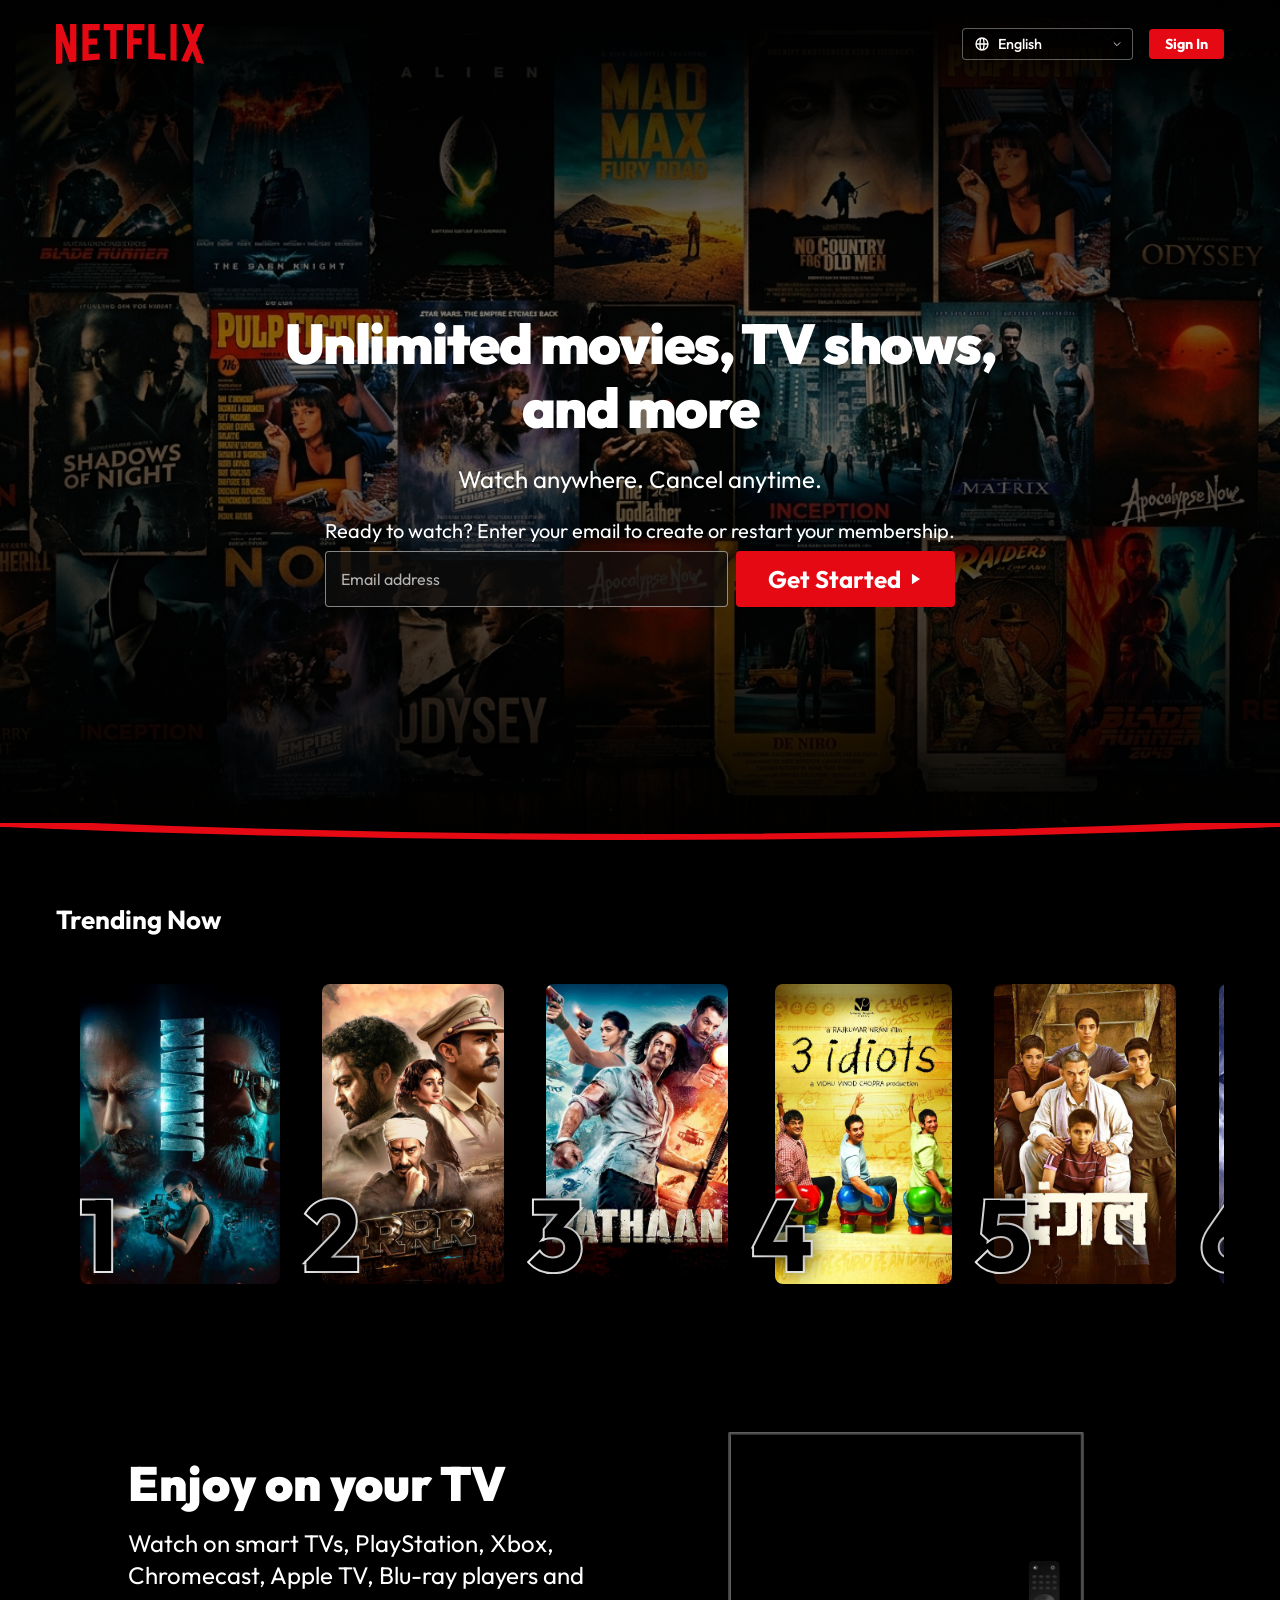
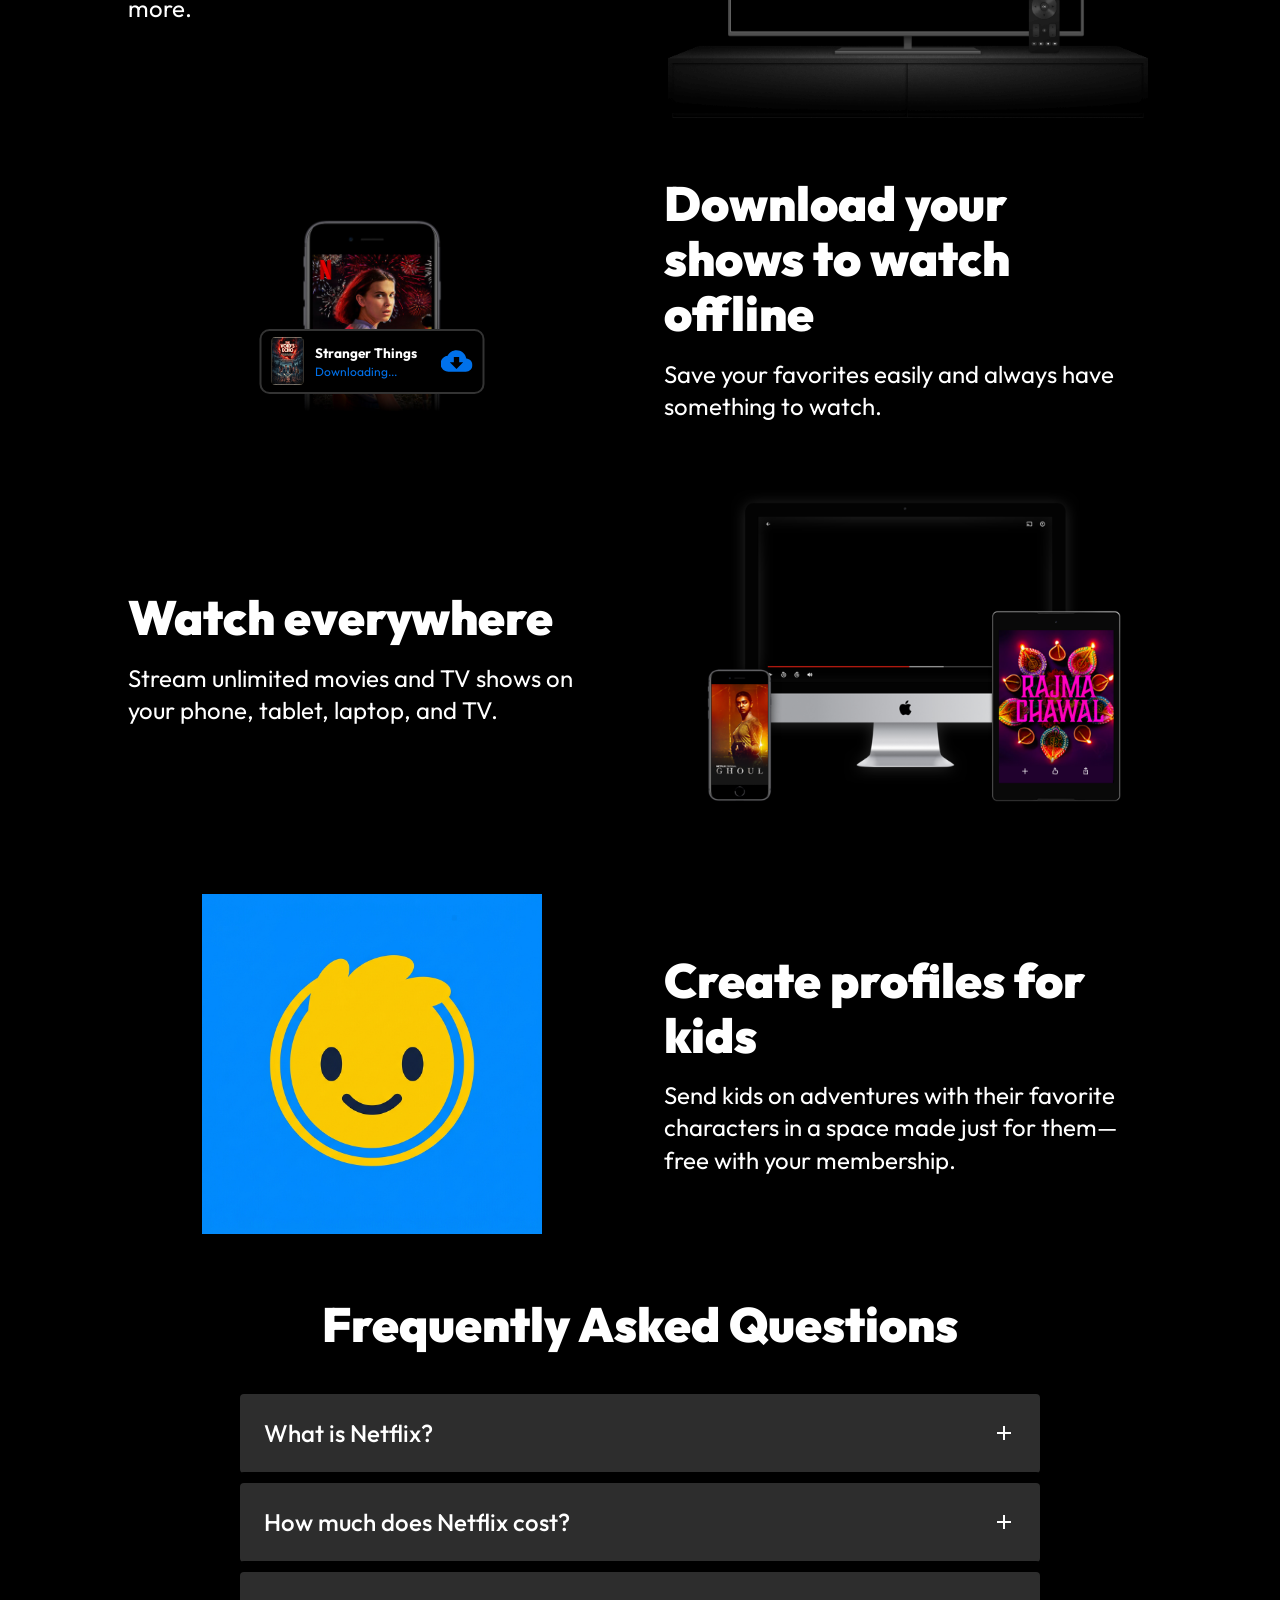
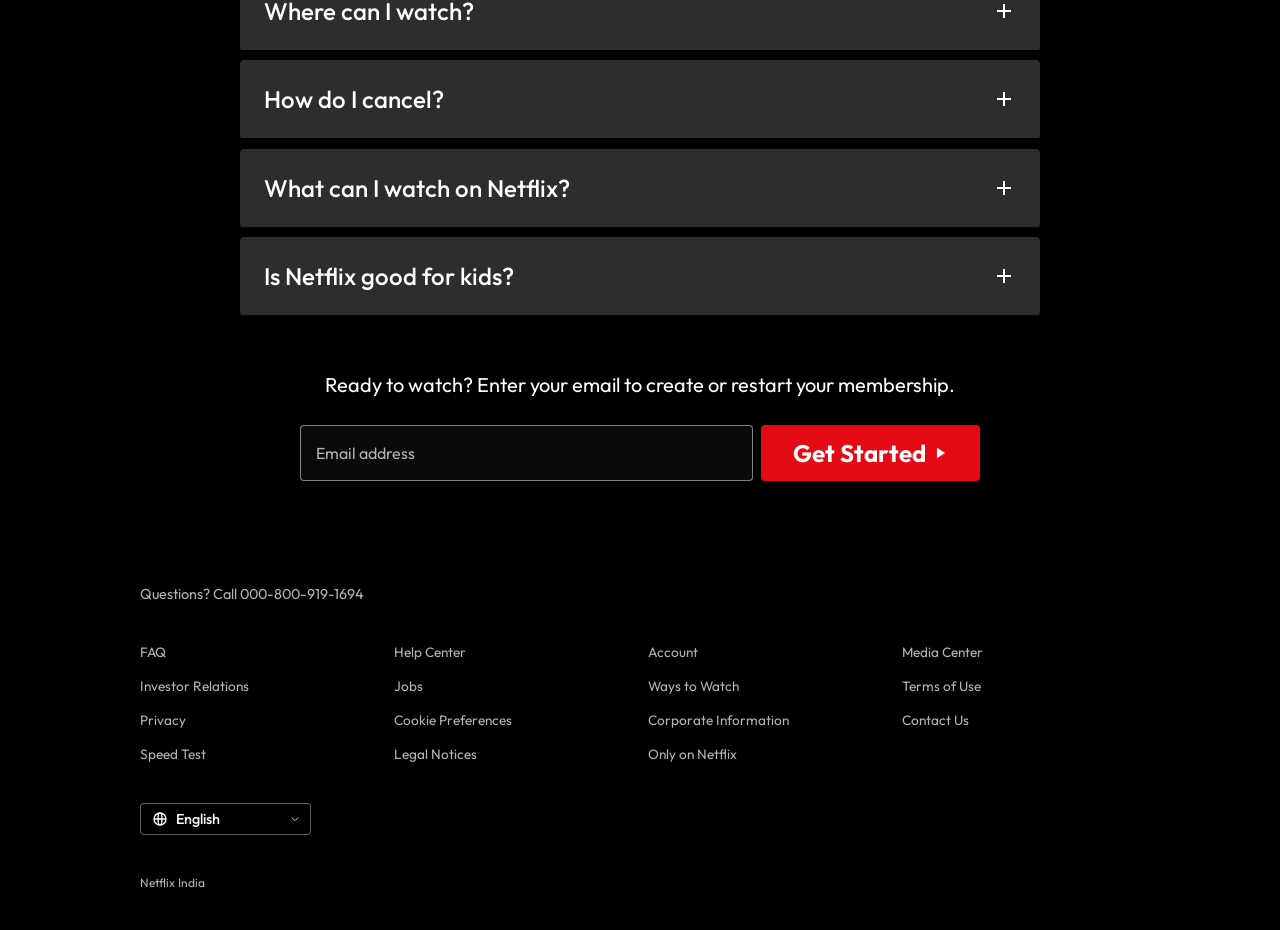
<file: index.html>
<!DOCTYPE html>
<html lang="en">
<head>
  <meta charset="UTF-8">
  <meta name="viewport" content="width=device-width, initial-scale=1.0">
  <title>Netflix - Watch TV Shows Online, Watch Movies Online</title>
  <link rel="icon" type="image/svg+xml" href="data:image/svg+xml;utf8,<svg viewBox='0 0 100 142' xmlns='http://www.w3.org/2000/svg'><path d='M 0,0 H 28.5 V 142 H 0 Z' fill='%23B81D24'/><path d='M 71.5,0 H 100 V 142 H 71.5 Z' fill='%23B81D24'/><path d='M 0,0 H 28.5 L 100,142 H 71.5 Z' fill='%23E50914'/></svg>">
  <meta name="description" content="Watch Netflix movies & TV shows online or stream right to your smart TV, game console, PC, Mac, mobile, tablet and more.">
  <link rel="stylesheet" href="style.css">
</head>
<body>

  <!-- Header / Navbar -->
  <header class="navbar" id="main-navbar">
    <div class="logo">
      <a href="index.html" aria-label="Netflix Home">
        <!-- SVG Path for standard Netflix logo -->
        <svg viewBox="0 0 1024 276.742" xmlns="http://www.w3.org/2000/svg">
          <path d="M140.803 258.904c-15.404 2.705-31.079 3.516-47.294 5.676l-49.458-144.856v151.073c-15.404 1.621-29.457 3.783-44.051 5.945v-276.742h41.08l56.212 157.021v-157.021h43.511v258.904zm85.131-157.558c16.757 0 42.431-.811 57.835-.811v43.24c-19.189 0-41.619 0-57.835.811v64.322c25.405-1.621 50.809-3.785 76.482-4.596v41.617l-119.724 9.461v-255.39h119.724v43.241h-76.482v58.105zm237.284-58.104h-44.862v198.908c-14.594 0-29.188 0-43.239.539v-199.447h-44.862v-43.242h132.965l-.002 43.242zm70.266 55.132h59.187v43.24h-59.187v98.104h-42.433v-239.718h120.808v43.241h-78.375v55.133zm148.641 103.507c24.594.539 49.456 2.434 73.51 3.783v42.701c-38.646-2.434-77.293-4.863-116.75-5.676v-242.689h43.24v201.881zm109.994 49.457c13.783.812 28.377 1.623 42.43 3.242v-254.58h-42.43v251.338zm231.881-251.338l-54.863 131.615 54.863 145.127c-16.217-2.162-32.432-5.135-48.648-7.838l-31.078-79.994-31.617 73.51c-15.678-2.705-30.812-3.516-46.484-5.678l55.672-126.75-50.269-129.992h46.482l28.377 72.699 30.27-72.699h47.295z" fill="#E50914"/>
        </svg>
      </a>
    </div>
    <div class="nav-actions">
      <div class="lang-selector-wrapper">
        <select class="lang-selector" id="lang-selector" aria-label="Language Selector">
          <option value="en">English</option>
          <option value="hi">Hindi (हिन्दी)</option>
          <option value="es">Spanish (Español)</option>
          <option value="fr">French (Français)</option>
        </select>
      </div>
      <a href="login.html" class="btn-signin" id="btn-login-nav">Sign In</a>
    </div>
  </header>

  <!-- Hero Section -->
  <section class="hero" id="hero-banner">
    <div class="hero-bg"></div>
    <div class="hero-content">
      <h1 id="hero-heading">Unlimited movies, TV shows, and more</h1>
      <h2 id="hero-subheading">Watch anywhere. Cancel anytime.</h2>
      <div class="cta-wrapper">
        <p class="cta-form-label">Ready to watch? Enter your email to create or restart your membership.</p>
        <form class="cta-form" id="cta-form-hero" action="#" method="POST" novalidate>
          <div class="input-group" id="input-group-hero">
            <input type="email" id="email-hero" placeholder=" " required autocomplete="email">
            <label for="email-hero">Email address</label>
            <div class="error-message" id="error-hero">Please enter a valid email address.</div>
          </div>
          <button type="submit" class="btn-cta" id="btn-submit-hero">
            Get Started
            <svg viewBox="0 0 24 24" xmlns="http://www.w3.org/2000/svg">
              <path d="M5 3l14 9-14 9V3z"/>
            </svg>
          </button>
        </form>
      </div>
    </div>
  </section>

  <!-- Cinema Curve Divider -->
  <div class="curve-divider-container" id="hero-curve-divider">
    <svg class="curve-divider-svg" viewBox="0 0 1440 32" preserveAspectRatio="none" xmlns="http://www.w3.org/2000/svg">
      <path d="M0 0 Q 720 30 1440 0" stroke="#E50914" stroke-width="8" fill="none"/>
      <path d="M0 4 Q 720 30 1440 4 L 1440 32 L 0 32 Z" fill="#000000"/>
    </svg>
  </div>

  <!-- Trending Now Section -->
  <section class="trending-section" id="trending-now">
    <h2 class="trending-title">Trending Now</h2>
    <div class="trending-carousel-container">
      <button class="carousel-btn prev-btn" id="trending-prev" aria-label="Previous">
        <svg viewBox="0 0 24 24" xmlns="http://www.w3.org/2000/svg"><path d="M15.41 7.41L14 6l-6 6 6 6 1.41-1.41L10.83 12z"/></svg>
      </button>
      <div class="trending-track" id="trending-track">
        <div class="trending-card" data-index="1">
          <div class="trending-rank" data-content="1">1</div>
          <div class="trending-poster-wrapper">
            <img src="assets/jawan.jpg" alt="Jawan">
          </div>
        </div>
        <div class="trending-card" data-index="2">
          <div class="trending-rank" data-content="2">2</div>
          <div class="trending-poster-wrapper">
            <img src="assets/rrr.jpg" alt="RRR">
          </div>
        </div>
        <div class="trending-card" data-index="3">
          <div class="trending-rank" data-content="3">3</div>
          <div class="trending-poster-wrapper">
            <img src="assets/pathaan.jpg" alt="Pathaan">
          </div>
        </div>
        <div class="trending-card" data-index="4">
          <div class="trending-rank" data-content="4">4</div>
          <div class="trending-poster-wrapper">
            <img src="assets/3idiots.jpg" alt="3 Idiots">
          </div>
        </div>
        <div class="trending-card" data-index="5">
          <div class="trending-rank" data-content="5">5</div>
          <div class="trending-poster-wrapper">
            <img src="assets/dangal.jpg" alt="Dangal">
          </div>
        </div>
        <div class="trending-card" data-index="6">
          <div class="trending-rank" data-content="6">6</div>
          <div class="trending-poster-wrapper">
            <img src="assets/wednesday.jpg" alt="Wednesday">
          </div>
        </div>
        <div class="trending-card" data-index="7">
          <div class="trending-rank" data-content="7">7</div>
          <div class="trending-poster-wrapper">
            <img src="assets/strangerthings.jpg" alt="Stranger Things">
          </div>
        </div>
        <div class="trending-card" data-index="8">
          <div class="trending-rank" data-content="8">8</div>
          <div class="trending-poster-wrapper">
            <img src="assets/avatar.jpg" alt="Avatar: The Way of Water">
          </div>
        </div>
        <div class="trending-card" data-index="9">
          <div class="trending-rank" data-content="9">9</div>
          <div class="trending-poster-wrapper">
            <img src="assets/darkknight.jpg" alt="The Dark Knight">
          </div>
        </div>
        <div class="trending-card" data-index="10">
          <div class="trending-rank" data-content="10">10</div>
          <div class="trending-poster-wrapper">
            <img src="assets/interstellar.jpg" alt="Interstellar">
          </div>
        </div>
      </div>
      <button class="carousel-btn next-btn" id="trending-next" aria-label="Next">
        <svg viewBox="0 0 24 24" xmlns="http://www.w3.org/2000/svg"><path d="M10 6L8.59 7.41 13.17 12l-4.58 4.59L10 18l6-6z"/></svg>
      </button>
    </div>
  </section>

  <!-- Feature 1: Enjoy on TV -->
  <section class="feature-section" id="feature-tv">
    <div class="feature-text">
      <h2>Enjoy on your TV</h2>
      <p>Watch on smart TVs, PlayStation, Xbox, Chromecast, Apple TV, Blu-ray players and more.</p>
    </div>
    <div class="feature-media">
      <div class="tv-container">
        <!-- Official TV Frame Image -->
        <div class="tv-bezel">
          <img src="assets/tv.png" alt="Smart TV frame">
        </div>
        <!-- Video playing inside TV screen hole -->
        <video class="video-player" autoplay loop muted playsinline>
          <source src="https://assets.nflxext.com/ffe/siteui/acquisition/ourStory/fuji/desktop/video-tv-in-0819.m4v" type="video/mp4">
          Your browser does not support the video tag.
        </video>
      </div>
    </div>
  </section>

  <!-- Feature 2: Download & Watch offline -->
  <section class="feature-section reverse" id="feature-download">
    <div class="feature-text">
      <h2>Download your shows to watch offline</h2>
      <p>Save your favorites easily and always have something to watch.</p>
    </div>
    <div class="feature-media">
      <div class="phone-container">
        <!-- Official Netflix Phone Image -->
        <img class="phone-screen-img" src="assets/mobile-phone.jpg" alt="Netflix mobile app interface">
        <div class="download-bar">
          <img class="download-thumbnail" src="assets/stranger-things.jpg" alt="Stranger Things Poster">
          <div class="download-details">
            <span class="download-title">Stranger Things</span>
            <span class="download-status">Downloading...</span>
          </div>
          <div class="download-icon" aria-label="Animated download icon"></div>
        </div>
      </div>
    </div>
  </section>

  <!-- Feature 3: Watch Everywhere -->
  <section class="feature-section" id="feature-everywhere">
    <div class="feature-text">
      <h2>Watch everywhere</h2>
      <p>Stream unlimited movies and TV shows on your phone, tablet, laptop, and TV.</p>
    </div>
    <div class="feature-media">
      <div class="device-container">
        <!-- Official Netflix Device Pile Image -->
        <div class="device-screen">
          <img src="assets/device-pile.png" alt="Devices display pile">
        </div>
        <!-- Video playing inside laptop/tablet screen hole -->
        <video class="video-player" autoplay loop muted playsinline>
          <source src="https://assets.nflxext.com/ffe/siteui/acquisition/ourStory/fuji/desktop/video-devices-in.m4v" type="video/mp4">
          Your browser does not support the video tag.
        </video>
      </div>
    </div>
  </section>

  <!-- Feature 4: Kids profiles -->
  <section class="feature-section reverse" id="feature-kids">
    <div class="feature-text">
      <h2>Create profiles for kids</h2>
      <p>Send kids on adventures with their favorite characters in a space made just for them—free with your membership.</p>
    </div>
    <div class="feature-media">
      <div class="kids-avatar-container">
        <img src="assets/kids-profile.jpg" alt="Official Netflix Kids profile avatar icon">
      </div>
    </div>
  </section>

  <!-- FAQ Section -->
  <section class="faq-section" id="faq-accordions">
    <h2>Frequently Asked Questions</h2>
    <div class="faq-list">
      
      <!-- FAQ 1 -->
      <div class="faq-item" id="faq-item-1">
        <div class="faq-header" aria-expanded="false" aria-controls="faq-answer-1">
          <h3>What is Netflix?</h3>
          <div class="faq-icon-wrapper">
            <!-- Icon SVG that turns into a close cross -->
            <svg class="faq-icon" viewBox="0 0 24 24" xmlns="http://www.w3.org/2000/svg">
              <path d="M19 13h-6v6h-2v-6H5v-2h6V5h2v6h6v2z"/>
            </svg>
          </div>
        </div>
        <div class="faq-body-wrapper" id="faq-answer-1">
          <div class="faq-body">
            <div class="faq-body-content">
              Netflix is a streaming service that offers a wide variety of award-winning TV shows, movies, anime, documentaries, and more on thousands of internet-connected devices.<br><br>
              You can watch as much as you want, whenever you want without a single commercial – all for one low monthly price. There's always something new to discover and new TV shows and movies are added every week!
            </div>
          </div>
        </div>
      </div>

      <!-- FAQ 2 -->
      <div class="faq-item" id="faq-item-2">
        <div class="faq-header" aria-expanded="false" aria-controls="faq-answer-2">
          <h3>How much does Netflix cost?</h3>
          <div class="faq-icon-wrapper">
            <svg class="faq-icon" viewBox="0 0 24 24" xmlns="http://www.w3.org/2000/svg">
              <path d="M19 13h-6v6h-2v-6H5v-2h6V5h2v6h6v2z"/>
            </svg>
          </div>
        </div>
        <div class="faq-body-wrapper" id="faq-answer-2">
          <div class="faq-body">
            <div class="faq-body-content">
              Watch Netflix on your smartphone, tablet, Smart TV, laptop, or streaming device, all for one fixed monthly fee. Plans range from ₹149 to ₹649 a month. No extra costs, no contracts.
            </div>
          </div>
        </div>
      </div>

      <!-- FAQ 3 -->
      <div class="faq-item" id="faq-item-3">
        <div class="faq-header" aria-expanded="false" aria-controls="faq-answer-3">
          <h3>Where can I watch?</h3>
          <div class="faq-icon-wrapper">
            <svg class="faq-icon" viewBox="0 0 24 24" xmlns="http://www.w3.org/2000/svg">
              <path d="M19 13h-6v6h-2v-6H5v-2h6V5h2v6h6v2z"/>
            </svg>
          </div>
        </div>
        <div class="faq-body-wrapper" id="faq-answer-3">
          <div class="faq-body">
            <div class="faq-body-content">
              Watch anywhere, anytime. Sign in with your Netflix account to watch instantly on the web at netflix.com from your personal computer or on any internet-connected device that offers the Netflix app, including smart TVs, smartphones, tablets, streaming media players and game consoles.<br><br>
              You can also download your favorite shows with the iOS or Android app. Use downloads to watch while you're on the go and without an internet connection. Take Netflix with you anywhere.
            </div>
          </div>
        </div>
      </div>

      <!-- FAQ 4 -->
      <div class="faq-item" id="faq-item-4">
        <div class="faq-header" aria-expanded="false" aria-controls="faq-answer-4">
          <h3>How do I cancel?</h3>
          <div class="faq-icon-wrapper">
            <svg class="faq-icon" viewBox="0 0 24 24" xmlns="http://www.w3.org/2000/svg">
              <path d="M19 13h-6v6h-2v-6H5v-2h6V5h2v6h6v2z"/>
            </svg>
          </div>
        </div>
        <div class="faq-body-wrapper" id="faq-answer-4">
          <div class="faq-body">
            <div class="faq-body-content">
              Netflix is flexible. There are no pesky contracts and no commitments. You can easily cancel your account online in two clicks. There are no cancellation fees – start or stop your account anytime.
            </div>
          </div>
        </div>
      </div>

      <!-- FAQ 5 -->
      <div class="faq-item" id="faq-item-5">
        <div class="faq-header" aria-expanded="false" aria-controls="faq-answer-5">
          <h3>What can I watch on Netflix?</h3>
          <div class="faq-icon-wrapper">
            <svg class="faq-icon" viewBox="0 0 24 24" xmlns="http://www.w3.org/2000/svg">
              <path d="M19 13h-6v6h-2v-6H5v-2h6V5h2v6h6v2z"/>
            </svg>
          </div>
        </div>
        <div class="faq-body-wrapper" id="faq-answer-5">
          <div class="faq-body">
            <div class="faq-body-content">
              Netflix has an extensive library of feature films, documentaries, TV shows, anime, award-winning Netflix originals, and more. Watch as much as you want, anytime you want.
            </div>
          </div>
        </div>
      </div>

      <!-- FAQ 6 -->
      <div class="faq-item" id="faq-item-6">
        <div class="faq-header" aria-expanded="false" aria-controls="faq-answer-6">
          <h3>Is Netflix good for kids?</h3>
          <div class="faq-icon-wrapper">
            <svg class="faq-icon" viewBox="0 0 24 24" xmlns="http://www.w3.org/2000/svg">
              <path d="M19 13h-6v6h-2v-6H5v-2h6V5h2v6h6v2z"/>
            </svg>
          </div>
        </div>
        <div class="faq-body-wrapper" id="faq-answer-6">
          <div class="faq-body">
            <div class="faq-body-content">
              The Netflix Kids experience is included in your membership to give parents control while kids enjoy family-friendly TV shows and films in their own space.<br><br>
              Kids profiles come with PIN-protected parental controls that let you restrict the maturity rating of content kids can watch and block specific titles you don't want kids to see.
            </div>
          </div>
        </div>
      </div>

    </div>

    <!-- Secondary CTA under FAQ -->
    <div class="cta-wrapper">
      <p class="cta-form-label">Ready to watch? Enter your email to create or restart your membership.</p>
      <form class="cta-form" id="cta-form-faq" action="#" method="POST" novalidate>
        <div class="input-group" id="input-group-faq">
          <input type="email" id="email-faq" placeholder=" " required autocomplete="email">
          <label for="email-faq">Email address</label>
          <div class="error-message" id="error-faq">Please enter a valid email address.</div>
        </div>
        <button type="submit" class="btn-cta" id="btn-submit-faq">
          Get Started
          <svg viewBox="0 0 24 24" xmlns="http://www.w3.org/2000/svg">
            <path d="M5 3l14 9-14 9V3z"/>
          </svg>
        </button>
      </form>
    </div>
  </section>

  <!-- Footer Section -->
  <footer id="main-footer">
    <div class="footer-content">
      <p class="footer-contact">Questions? Call <a href="tel:000-800-919-1694">000-800-919-1694</a></p>
      
      <div class="footer-grid">
        <div class="footer-link"><a href="#" id="link-faq">FAQ</a></div>
        <div class="footer-link"><a href="#" id="link-help">Help Center</a></div>
        <div class="footer-link"><a href="#" id="link-account">Account</a></div>
        <div class="footer-link"><a href="#" id="link-media">Media Center</a></div>
        <div class="footer-link"><a href="#" id="link-investor">Investor Relations</a></div>
        <div class="footer-link"><a href="#" id="link-jobs">Jobs</a></div>
        <div class="footer-link"><a href="#" id="link-ways">Ways to Watch</a></div>
        <div class="footer-link"><a href="#" id="link-terms">Terms of Use</a></div>
        <div class="footer-link"><a href="#" id="link-privacy">Privacy</a></div>
        <div class="footer-link"><a href="#" id="link-cookie">Cookie Preferences</a></div>
        <div class="footer-link"><a href="#" id="link-corporate">Corporate Information</a></div>
        <div class="footer-link"><a href="#" id="link-contact">Contact Us</a></div>
        <div class="footer-link"><a href="#" id="link-speed">Speed Test</a></div>
        <div class="footer-link"><a href="#" id="link-legal">Legal Notices</a></div>
        <div class="footer-link"><a href="#" id="link-only">Only on Netflix</a></div>
      </div>

      <div class="lang-selector-wrapper">
        <select class="lang-selector" id="footer-lang-selector" aria-label="Footer Language Selector">
          <option value="en">English</option>
          <option value="hi">Hindi (हिन्दी)</option>
          <option value="es">Spanish (Español)</option>
          <option value="fr">French (Français)</option>
        </select>
      </div>

      <p class="footer-copyright">Netflix India</p>
    </div>
  </footer>

  <script src="app.js"></script>
</body>
</html>
</file>
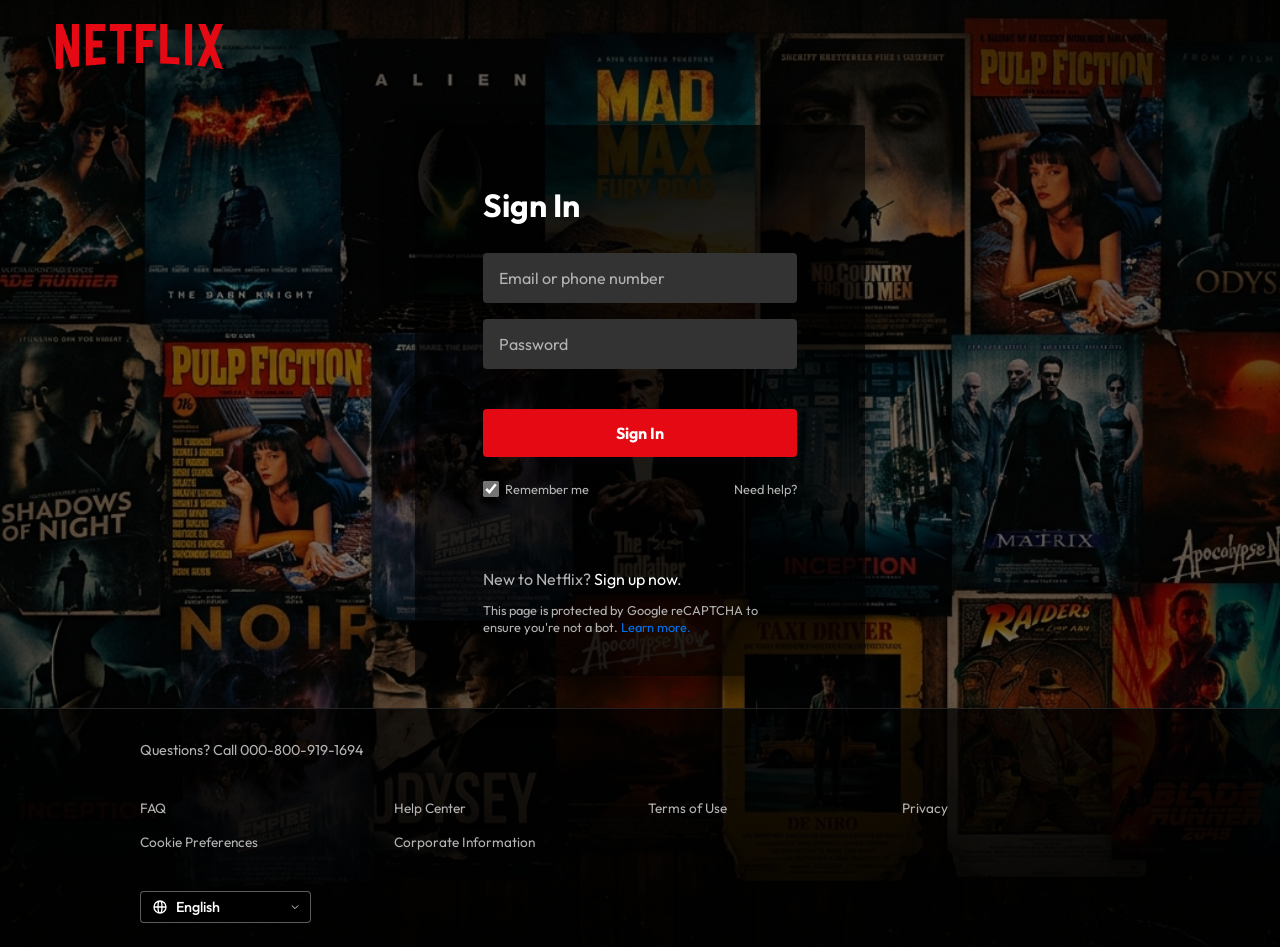
<file: login.html>
<!DOCTYPE html>
<html lang="en">
<head>
  <meta charset="UTF-8">
  <meta name="viewport" content="width=device-width, initial-scale=1.0">
  <title>Netflix</title>
  <link rel="icon" type="image/svg+xml" href="data:image/svg+xml;utf8,<svg viewBox='0 0 100 142' xmlns='http://www.w3.org/2000/svg'><path d='M 0,0 H 28.5 V 142 H 0 Z' fill='%23B81D24'/><path d='M 71.5,0 H 100 V 142 H 71.5 Z' fill='%23B81D24'/><path d='M 0,0 H 28.5 L 100,142 H 71.5 Z' fill='%23E50914'/></svg>">
  <meta name="description" content="Sign in to your Netflix account to watch movies and TV shows online.">
  <link rel="stylesheet" href="style.css">
</head>
<body class="login-body">

  <!-- Header for Login Screen -->
  <header class="login-header" id="login-header-navbar">
    <div class="logo">
      <a href="index.html" aria-label="Netflix Home">
        <!-- SVG Path for standard Netflix logo -->
        <svg viewBox="0 0 1024 276.742" xmlns="http://www.w3.org/2000/svg">
          <path d="M140.803 258.904c-15.404 2.705-31.079 3.516-47.294 5.676l-49.458-144.856v151.073c-15.404 1.621-29.457 3.783-44.051 5.945v-276.742h41.08l56.212 157.021v-157.021h43.511v258.904zm85.131-157.558c16.757 0 42.431-.811 57.835-.811v43.24c-19.189 0-41.619 0-57.835.811v64.322c25.405-1.621 50.809-3.785 76.482-4.596v41.617l-119.724 9.461v-255.39h119.724v43.241h-76.482v58.105zm237.284-58.104h-44.862v198.908c-14.594 0-29.188 0-43.239.539v-199.447h-44.862v-43.242h132.965l-.002 43.242zm70.266 55.132h59.187v43.24h-59.187v98.104h-42.433v-239.718h120.808v43.241h-78.375v55.133zm148.641 103.507c24.594.539 49.456 2.434 73.51 3.783v42.701c-38.646-2.434-77.293-4.863-116.75-5.676v-242.689h43.24v201.881zm109.994 49.457c13.783.812 28.377 1.623 42.43 3.242v-254.58h-42.43v251.338zm231.881-251.338l-54.863 131.615 54.863 145.127c-16.217-2.162-32.432-5.135-48.648-7.838l-31.078-79.994-31.617 73.51c-15.678-2.705-30.812-3.516-46.484-5.678l55.672-126.75-50.269-129.992h46.482l28.377 72.699 30.27-72.699h47.295z" fill="#E50914"/>
        </svg>
      </a>
    </div>
  </header>

  <!-- Login Card Container -->
  <main class="login-container">
    <div class="login-card">
      <h1 id="login-card-title">Sign In</h1>
      <form class="login-form" id="login-form-submit" action="#" method="POST" novalidate>
        
        <!-- Email/Phone field -->
        <div class="input-group" id="login-input-group-email">
          <input type="text" id="login-email" placeholder=" " required autocomplete="email">
          <label for="login-email">Email or phone number</label>
          <div class="error-message" id="login-error-email">Please enter a valid email or phone number.</div>
        </div>

        <!-- Password field -->
        <div class="input-group" id="login-input-group-password">
          <input type="password" id="login-password" placeholder=" " required autocomplete="current-password">
          <label for="login-password">Password</label>
          <div class="error-message" id="login-error-password">Your password must contain between 4 and 60 characters.</div>
        </div>

        <!-- Submit Button -->
        <button type="submit" class="btn-login" id="btn-login-submit">Sign In</button>

        <!-- Help Links -->
        <div class="login-help">
          <label class="remember-me" id="lbl-remember-me">
            <input type="checkbox" id="chk-remember-me" checked>
            <span>Remember me</span>
          </label>
          <a href="#" id="link-forgot-password">Need help?</a>
        </div>

        <!-- Signup and Recaptcha Details -->
        <div class="login-extra">
          <p class="signup-now">
            New to Netflix? <a href="index.html" id="link-signup-now">Sign up now</a>.
          </p>
          <p class="captcha-disclaimer">
            This page is protected by Google reCAPTCHA to ensure you're not a bot. 
            <a href="#" id="link-captcha-learn-more">Learn more.</a>
          </p>
        </div>

      </form>
    </div>
  </main>

  <!-- Login Page Footer -->
  <footer class="login-footer" id="login-footer-section">
    <div class="footer-content">
      <p class="footer-contact">Questions? Call <a href="tel:000-800-919-1694">000-800-919-1694</a></p>
      
      <div class="footer-grid">
        <div class="footer-link"><a href="#" id="login-footer-faq">FAQ</a></div>
        <div class="footer-link"><a href="#" id="login-footer-help">Help Center</a></div>
        <div class="footer-link"><a href="#" id="login-footer-terms">Terms of Use</a></div>
        <div class="footer-link"><a href="#" id="login-footer-privacy">Privacy</a></div>
        <div class="footer-link"><a href="#" id="login-footer-cookie">Cookie Preferences</a></div>
        <div class="footer-link"><a href="#" id="login-footer-corporate">Corporate Information</a></div>
      </div>

      <div class="lang-selector-wrapper">
        <select class="lang-selector" id="login-footer-lang-selector" aria-label="Login Footer Language Selector">
          <option value="en">English</option>
          <option value="hi">Hindi (हिन्दी)</option>
          <option value="es">Spanish (Español)</option>
          <option value="fr">French (Français)</option>
        </select>
      </div>
    </div>
  </footer>

  <script src="app.js"></script>
</body>
</html>
</file>
<file: style.css>
@import url('https://fonts.googleapis.com/css2?family=Bebas+Neue&family=Outfit:wght@300;400;500;700;900&display=swap');

:root {
  --netflix-red: #E50914;
  --netflix-red-hover: #C11119;
  --netflix-black: #000000;
  --netflix-white: #FFFFFF;
  --netflix-gray-text: #B3B3B3;
  --netflix-card-bg: #2D2D2D;
  --netflix-card-hover: #414141;
  --netflix-divider: #232323;
  --font-main: 'Outfit', 'Helvetica Neue', Helvetica, Arial, sans-serif;
  --transition-speed: 0.25s;
}

/* ==========================================
   Resets and General Setup
   ========================================== */
* {
  box-sizing: border-box;
  margin: 0;
  padding: 0;
}

body {
  font-family: var(--font-main);
  background-color: var(--netflix-black);
  color: var(--netflix-white);
  overflow-x: hidden;
  -webkit-font-smoothing: antialiased;
}

a {
  color: inherit;
  text-decoration: none;
}

button, input, select {
  font-family: inherit;
}

/* ==========================================
   Header and Navbar
   ========================================== */
.navbar {
  position: absolute;
  top: 0;
  left: 0;
  width: 100%;
  display: flex;
  justify-content: space-between;
  align-items: center;
  padding: 1.5rem 3.5rem;
  z-index: 10;
  background: linear-gradient(to bottom, rgba(0, 0, 0, 0.7) 0%, rgba(0, 0, 0, 0) 100%);
}

.logo svg {
  fill: var(--netflix-red);
  width: 148px;
  height: auto;
  display: block;
}

.nav-actions {
  display: flex;
  align-items: center;
  gap: 1rem;
}

/* Language selector */
.lang-selector-wrapper {
  position: relative;
  display: flex;
  align-items: center;
}

.lang-selector-wrapper::before {
  content: "";
  position: absolute;
  left: 12px;
  width: 16px;
  height: 16px;
  background: url('data:image/svg+xml;utf8,<svg xmlns="http://www.w3.org/2000/svg" fill="none" viewBox="0 0 24 24" stroke="white"><path stroke-linecap="round" stroke-linejoin="round" stroke-width="2" d="M21 12a9 9 0 01-9 9m9-9a9 9 0 00-9-9m9 9H3m9 9a9 9 0 01-9-9m9 9c1.657 0 3-4.03 3-9s-1.343-9-3-9m0 18c-1.657 0-3-4.03-3-9s1.343-9 3-9m-9 9a9 9 0 019-9"/></svg>') no-repeat center center / contain;
  pointer-events: none;
}

.lang-selector {
  background: rgba(0, 0, 0, 0.4);
  border: 1px solid rgba(255, 255, 255, 0.36);
  color: var(--netflix-white);
  padding: 0.35rem 1.5rem 0.35rem 2.2rem;
  border-radius: 4px;
  font-size: 0.9rem;
  font-weight: 500;
  cursor: pointer;
  appearance: none;
  -webkit-appearance: none;
  background-image: url('data:image/svg+xml;utf8,<svg xmlns="http://www.w3.org/2000/svg" fill="none" viewBox="0 0 24 24" stroke="white"><path stroke-linecap="round" stroke-linejoin="round" stroke-width="2" d="M19 9l-7 7-7-7"/></svg>');
  background-repeat: no-repeat;
  background-position: right 10px center;
  background-size: 10px;
  transition: border-color var(--transition-speed);
}

.lang-selector:focus {
  border-color: var(--netflix-white);
  outline: none;
}

/* Sign In Button */
.btn-signin {
  background-color: var(--netflix-red);
  color: var(--netflix-white);
  padding: 0.35rem 1rem;
  border-radius: 4px;
  font-size: 0.9rem;
  font-weight: 700;
  transition: background-color var(--transition-speed);
  border: none;
  cursor: pointer;
}

.btn-signin:hover {
  background-color: var(--netflix-red-hover);
}

/* ==========================================
   Hero / Banner
   ========================================== */
.hero {
  position: relative;
  min-height: 720px;
  height: 95vh;
  display: flex;
  align-items: center;
  justify-content: center;
  text-align: center;
  padding: 0 2rem;
}

.hero-bg {
  position: absolute;
  top: 0;
  left: 0;
  width: 100%;
  height: 100%;
  background: linear-gradient(to top, rgba(0, 0, 0, 0.9) 0%, rgba(0, 0, 0, 0.4) 60%, rgba(0, 0, 0, 0.95) 100%),
              url('assets/hero-bg.jpg') no-repeat center center / cover;
  z-index: 1;
}

.hero-content {
  position: relative;
  z-index: 2;
  max-width: 800px;
  display: flex;
  flex-direction: column;
  align-items: center;
  gap: 1.5rem;
  margin-top: 4rem;
}

.hero-content h1 {
  font-size: 3.5rem;
  font-weight: 900;
  line-height: 1.15;
  letter-spacing: -1.5px;
}

.hero-content h2 {
  font-size: 1.5rem;
  font-weight: 400;
}

.cta-form-label {
  font-size: 1.25rem;
  font-weight: 400;
  margin-bottom: 0.5rem;
}

/* CTA Form (Dual Inputs) */
.cta-form {
  display: flex;
  width: 100%;
  max-width: 680px;
  gap: 0.5rem;
}

.input-group {
  position: relative;
  flex: 1;
  text-align: left;
}

.input-group input {
  width: 100%;
  height: 56px;
  background-color: rgba(15, 15, 15, 0.7);
  border: 1px solid rgba(255, 255, 255, 0.5);
  border-radius: 4px;
  color: var(--netflix-white);
  padding: 24px 16px 8px; /* Top padding accommodates floating label */
  font-size: 1rem;
  outline: none;
  transition: border-color var(--transition-speed), box-shadow var(--transition-speed);
}

.input-group input:focus,
.input-group input:not(:placeholder-shown) {
  border-color: var(--netflix-white);
  box-shadow: 0 0 0 1px var(--netflix-white);
}

.input-group label {
  position: absolute;
  left: 16px;
  top: 50%;
  transform: translateY(-50%);
  color: var(--netflix-gray-text);
  font-size: 1rem;
  font-weight: 400;
  transition: top var(--transition-speed) ease, font-size var(--transition-speed) ease;
  pointer-events: none;
}

.input-group input:focus + label,
.input-group input:not(:placeholder-shown) + label {
  top: 18px;
  font-size: 0.75rem;
}

/* Input validation error state */
.input-group.error input {
  border-color: #eb3941;
  box-shadow: 0 0 0 1px #eb3941;
}

.input-group.error label {
  color: #eb3941;
}

.error-message {
  color: #eb3941;
  font-size: 0.85rem;
  margin-top: 0.25rem;
  font-weight: 500;
  display: none;
}

.input-group.error .error-message {
  display: block;
}

/* CTA Button */
.btn-cta {
  background-color: var(--netflix-red);
  color: var(--netflix-white);
  border: none;
  height: 56px;
  padding: 0 2rem;
  font-size: 1.5rem;
  font-weight: 700;
  border-radius: 4px;
  cursor: pointer;
  display: flex;
  align-items: center;
  justify-content: center;
  gap: 0.5rem;
  transition: background-color var(--transition-speed);
  white-space: nowrap;
}

.btn-cta:hover {
  background-color: var(--netflix-red-hover);
}

.btn-cta svg {
  fill: var(--netflix-white);
  width: 14px;
  height: 14px;
}

/* ==========================================
   Divider Bar
   ========================================== */
.divider {
  height: 8px;
  background-color: var(--netflix-divider);
  border: none;
}

/* ==========================================
   Feature Showcases (Grid Layouts)
   ========================================== */
.feature-section {
  padding: 1.75rem 10%; /* Much tighter vertical spacing to eliminate empty gaping */
  display: flex;
  align-items: center;
  justify-content: space-between;
  gap: 3rem; /* Tighter gap between text and media */
  min-height: auto; /* Shrinkwrap content to eliminate vertical gaping */
}

/* Every second feature has reversed text/image */
.feature-section.reverse {
  flex-direction: row-reverse;
}

.feature-text {
  flex: 1;
}

.feature-text h2 {
  font-size: 3rem;
  font-weight: 900;
  line-height: 1.15;
  margin-bottom: 1rem;
}

.feature-text p {
  font-size: 1.5rem;
  font-weight: 400;
  line-height: 1.35;
}

.feature-media {
  flex: 1;
  position: relative;
  display: flex;
  justify-content: center;
  align-items: center;
}

/* Smart TV Mockup with video overlay inside transparent bezel */
.tv-container {
  position: relative;
  width: 100%;
  max-width: 480px;
  margin: 0 auto;
}

.tv-bezel {
  position: relative;
  width: 100%;
  z-index: 1; /* Render behind the overlaying video */
  pointer-events: none;
}

.tv-bezel img {
  width: 100%;
  height: auto;
  display: block;
}

.tv-container .video-player {
  position: absolute;
  top: 20.8%;
  left: 13.3%;
  width: 73.5%;
  height: 53.7%;
  z-index: 2; /* Render on top of the television graphic screen area */
  object-fit: cover;
  display: block;
}

/* Smartphone Mockup with stranger things download */
.phone-container {
  position: relative;
  width: 100%;
  max-width: 300px;
  margin: 0 auto;
}

.phone-screen-img {
  width: 100%;
  height: auto;
  display: block;
}

.download-bar {
  position: absolute;
  bottom: 8%;
  left: 50%;
  transform: translateX(-50%);
  width: 75%;
  background: var(--netflix-black);
  border: 2px solid rgba(255, 255, 255, 0.2);
  border-radius: 10px;
  padding: 0.4rem 0.6rem;
  display: flex;
  align-items: center;
  justify-content: space-between;
  box-shadow: 0 10px 20px rgba(0, 0, 0, 0.5);
  z-index: 5;
}

.download-thumbnail {
  height: 48px;
  aspect-ratio: 2 / 3;
  object-fit: cover;
  border-radius: 4px;
}

.download-details {
  flex: 1;
  margin-left: 0.75rem;
  display: flex;
  flex-direction: column;
  justify-content: center;
}

.download-title {
  font-size: 0.85rem;
  font-weight: 700;
  color: var(--netflix-white);
}

.download-status {
  font-size: 0.75rem;
  color: #0071eb;
  margin-top: 0.15rem;
}

.download-icon {
  width: 32px;
  height: 32px;
  background: url('data:image/svg+xml;utf8,<svg xmlns="http://www.w3.org/2000/svg" viewBox="0 0 24 24" fill="%230071eb"><path d="M19.35 10.04C18.67 6.59 15.64 4 12 4 9.11 4 6.6 5.64 5.35 8.04 2.34 8.36 0 10.91 0 14c0 3.31 2.69 6 6 6h13c2.76 0 5-2.24 5-5 0-2.64-2.05-4.78-4.65-4.96zM17 13l-5 5-5-5h3V9h4v4h3z"/></svg>') no-repeat center center / contain;
  animation: download-pulse 1.6s infinite ease-in-out;
}

@keyframes download-pulse {
  0%, 100% { transform: scale(1); opacity: 1; }
  50% { transform: scale(0.9); opacity: 0.6; }
}

/* Multi-device Mockup with video overlay */
.device-container {
  position: relative;
  width: 100%;
  max-width: 480px;
  margin: 0 auto;
}

.device-screen {
  position: relative;
  width: 100%;
  z-index: 1; /* Render behind the overlaying video */
  pointer-events: none;
}

.device-screen img {
  width: 100%;
  height: auto;
  display: block;
}

.device-container .video-player {
  position: absolute;
  top: 9.8%;
  left: 18.7%;
  width: 62.6%;
  height: 47%;
  z-index: 2; /* Render on top of the device collage screen area */
  object-fit: cover;
  display: block;
}

/* Kids avatar thumbnail */
.kids-avatar-container {
  position: relative;
  width: 100%;
  max-width: 440px;
  display: flex;
  justify-content: center;
}

.kids-avatar-container img {
  width: 100%;
  max-width: 340px;
  height: auto;
  border-radius: 0;
  box-shadow: none;
}

/* ==========================================
   FAQ Section
   ========================================== */
.faq-section {
  padding: 2rem 10%; /* Much tighter vertical spacing to eliminate empty gaping */
  display: flex;
  flex-direction: column;
  align-items: center;
  gap: 2.5rem;
}

.faq-section h2 {
  font-size: 3rem;
  font-weight: 900;
  text-align: center;
}

.faq-list {
  width: 100%;
  max-width: 800px;
  display: flex;
  flex-direction: column;
  gap: 0.6rem;
}

.faq-item {
  background-color: var(--netflix-card-bg);
  border-radius: 4px;
  overflow: hidden;
}

.faq-header {
  padding: 1.5rem;
  display: flex;
  justify-content: space-between;
  align-items: center;
  cursor: pointer;
  user-select: none;
  transition: background-color var(--transition-speed);
}

.faq-header:hover {
  background-color: var(--netflix-card-hover);
}

.faq-header h3 {
  font-size: 1.5rem;
  font-weight: 500;
}

.faq-icon-wrapper {
  display: flex;
  align-items: center;
  justify-content: center;
}

.faq-icon {
  width: 24px;
  height: 24px;
  fill: var(--netflix-white);
  transition: transform 0.25s ease;
}

/* Accordion sliding body using CSS grid 0fr -> 1fr trick */
.faq-body-wrapper {
  display: grid;
  grid-template-rows: 0fr;
  transition: grid-template-rows 0.25s ease-out;
}

.faq-body {
  min-height: 0;
  overflow: hidden;
  border-top: 1px solid var(--netflix-black);
}

.faq-body-content {
  padding: 1.5rem;
  font-size: 1.4rem;
  line-height: 1.45;
  color: var(--netflix-white);
  font-weight: 400;
}

/* FAQ Active state classes */
.faq-item.active .faq-body-wrapper {
  grid-template-rows: 1fr;
}

.faq-item.active .faq-icon {
  transform: rotate(45deg);
}

.faq-section .cta-wrapper {
  width: 100%;
  max-width: 680px;
  display: flex;
  flex-direction: column;
  align-items: center;
  gap: 1.25rem;
  margin-top: 1rem;
}

/* ==========================================
   Footer Section
   ========================================== */
footer {
  padding: 4.5rem 10% 2.5rem;
  color: var(--netflix-gray-text);
  font-size: 0.9rem;
}

.footer-content {
  max-width: 1000px;
  margin: 0 auto;
  display: flex;
  flex-direction: column;
  gap: 2rem;
}

.footer-contact {
  margin-bottom: 0.5rem;
}

.footer-contact a:hover {
  text-decoration: underline;
}

.footer-grid {
  display: grid;
  grid-template-columns: repeat(4, 1fr);
  gap: 1rem;
}

.footer-link {
  font-size: 0.85rem;
}

.footer-link a:hover {
  text-decoration: underline;
}

.footer-content .lang-selector-wrapper {
  align-self: flex-start;
  margin-top: 0.5rem;
}

.footer-copyright {
  font-size: 0.75rem;
  margin-top: 0.5rem;
}

/* ==========================================
   Sign In / Login Page Specific Layout
   ========================================== */
.login-body {
  background: linear-gradient(to bottom, rgba(0, 0, 0, 0.5) 0%, rgba(0, 0, 0, 0.5) 100%),
              url('assets/hero-bg.jpg') no-repeat center center / cover;
  min-height: 100vh;
  position: relative;
  display: flex;
  flex-direction: column;
}

.login-header {
  padding: 1.5rem 3.5rem;
  z-index: 10;
}

.login-header .logo svg {
  fill: var(--netflix-red);
  width: 167px;
  height: auto;
}

.login-container {
  flex: 1;
  display: flex;
  align-items: center;
  justify-content: center;
  padding: 2rem;
  z-index: 2;
}

.login-card {
  width: 100%;
  max-width: 450px;
  background-color: rgba(0, 0, 0, 0.75);
  border-radius: 4px;
  padding: 60px 68px 40px;
  display: flex;
  flex-direction: column;
  box-shadow: 0 15px 30px rgba(0,0,0,0.6);
}

.login-card h1 {
  font-size: 2rem;
  font-weight: 700;
  margin-bottom: 1.75rem;
  color: var(--netflix-white);
}

.login-form {
  display: flex;
  flex-direction: column;
  gap: 1rem;
}

.login-form .input-group input {
  height: 50px;
  background-color: #333333;
  border: none;
  border-bottom: 2px solid transparent;
  padding: 20px 16px 4px;
}

.login-form .input-group input:focus {
  background-color: #454545;
  border-color: transparent;
  border-bottom: 2px solid var(--netflix-white);
  box-shadow: none;
}

.login-form .input-group label {
  left: 16px;
}

.login-form .input-group input:focus + label,
.login-form .input-group input:not(:placeholder-shown) + label {
  top: 14px;
  font-size: 0.7rem;
}

.btn-login {
  background-color: var(--netflix-red);
  color: var(--netflix-white);
  border: none;
  height: 48px;
  border-radius: 4px;
  font-size: 1rem;
  font-weight: 700;
  cursor: pointer;
  margin-top: 1.5rem;
  transition: background-color var(--transition-speed);
}

.btn-login:hover {
  background-color: var(--netflix-red-hover);
}

.login-help {
  display: flex;
  justify-content: space-between;
  align-items: center;
  font-size: 0.8rem;
  color: var(--netflix-gray-text);
  margin-top: 0.5rem;
}

/* Custom Checkbox */
.remember-me {
  display: flex;
  align-items: center;
  gap: 0.4rem;
  cursor: pointer;
  user-select: none;
}

.remember-me input {
  cursor: pointer;
  accent-color: #737373;
  width: 16px;
  height: 16px;
}

.login-help a:hover {
  text-decoration: underline;
}

.login-extra {
  margin-top: 3.5rem;
  display: flex;
  flex-direction: column;
  gap: 0.8rem;
}

.signup-now {
  color: var(--netflix-gray-text);
  font-size: 1rem;
}

.signup-now a {
  color: var(--netflix-white);
}

.signup-now a:hover {
  text-decoration: underline;
}

.captcha-disclaimer {
  color: #8c8c8c;
  font-size: 0.8rem;
  line-height: 1.35;
  color: var(--netflix-gray-text);
}

.captcha-disclaimer a {
  color: #0071eb;
}

.captcha-disclaimer a:hover {
  text-decoration: underline;
}

.login-footer {
  background-color: rgba(0, 0, 0, 0.75);
  border-top: 1px solid var(--netflix-divider);
  padding: 2rem 10% 1.5rem;
}

/* ==========================================
   Responsive Breakpoints
   ========================================== */
@media (max-width: 950px) {
  .navbar {
    padding: 1.5rem 2rem;
  }
  
  .hero-content h1 {
    font-size: 2.8rem;
  }
  
  .feature-section {
    flex-direction: column !important;
    text-align: center;
    padding: 1.5rem 1.25rem; /* Compact responsive mobile spacing */
    gap: 2.5rem;
  }
  
  .feature-text h2 {
    font-size: 2.5rem;
  }
  
  .feature-text p {
    font-size: 1.25rem;
  }
  
  .footer-grid {
    grid-template-columns: repeat(2, 1fr);
  }
}

@media (max-width: 740px) {
  .hero-content h1 {
    font-size: 2.2rem;
    letter-spacing: -0.5px;
  }
  
  .hero-content h2 {
    font-size: 1.25rem;
  }
  
  .cta-form-label {
    font-size: 1.1rem;
  }
  
  .cta-form {
    flex-direction: column;
    align-items: center;
    gap: 1rem;
  }
  
  .input-group input {
    height: 50px;
    padding: 20px 16px 4px;
  }
  
  .input-group input:focus + label,
  .input-group input:not(:placeholder-shown) + label {
    top: 14px;
    font-size: 0.7rem;
  }
  
  .btn-cta {
    width: auto;
    height: 48px;
    font-size: 1.125rem;
    padding: 0 1.5rem;
  }
  
  .faq-section h2 {
    font-size: 2.2rem;
  }
  
  .faq-header h3 {
    font-size: 1.15rem;
  }
  
  .faq-body-content {
    font-size: 1.15rem;
  }
  
  .login-card {
    padding: 40px 30px;
  }
}

@media (max-width: 500px) {
  .navbar {
    padding: 1rem 1.25rem;
  }
  
  .logo svg {
    width: 95px;
  }
  
  .btn-signin {
    padding: 0.25rem 0.5rem;
    font-size: 0.8rem;
  }
  
  .hero {
    min-height: 580px;
    padding: 0 1.25rem;
  }
  
  .hero-content h1 {
    font-size: 2rem;
  }
  
  .hero-content h2 {
    font-size: 1.1rem;
  }
  
  .cta-form-label {
    font-size: 1rem;
    line-height: 1.4;
  }
  
  .input-group {
    width: 100%;
  }
  
  .btn-cta {
    width: 100%;
  }
  
  .feature-section {
    padding: 3rem 1.25rem;
  }
  
  .feature-text h2 {
    font-size: 2rem;
  }
  
  .feature-text p {
    font-size: 1.1rem;
  }
  
  .faq-section {
    padding: 3rem 1.25rem;
  }
  
  .faq-section h2 {
    font-size: 2rem;
  }
  
  .footer-grid {
    grid-template-columns: 1fr;
    gap: 0.75rem;
  }
  
  .login-header {
    padding: 1.5rem 1.5rem;
  }
  
  .login-header .logo svg {
    width: 100px;
  }
  
  .login-card {
    background-color: var(--netflix-black);
    padding: 0;
    box-shadow: none;
  }
}

/* ==========================================
   Curved Section Divider
   ========================================== */
.curve-divider-container {
  position: relative;
  width: 100%;
  height: 32px;
  margin-top: -32px; /* Pull it up to overlay the bottom of the hero collage background */
  z-index: 5;
  overflow: hidden;
  background: transparent;
}

.curve-divider-svg {
  width: 100%;
  height: 100%;
  display: block;
}

/* ==========================================
   Trending Now Section
   ========================================== */
.trending-section {
  padding: 3rem 3.5rem 1.5rem; /* Tightened bottom padding since divider is gone */
  background-color: var(--netflix-black);
  position: relative;
  overflow: hidden;
}

.trending-title {
  font-size: 1.625rem;
  font-weight: 700;
  color: var(--netflix-white);
  margin-bottom: 1.5rem;
}

.trending-carousel-container {
  position: relative;
  display: flex;
  align-items: center;
  width: 100%;
}

.trending-track {
  display: flex;
  gap: 1.5rem;
  overflow-x: auto;
  scroll-behavior: smooth;
  scroll-snap-type: x mandatory;
  padding: 1.5rem 1.5rem; /* Symmetrical 1.5rem padding */
  scroll-padding-left: 1.5rem; /* Snap cards to the 1.5rem boundary */
  width: 100%;
  scrollbar-width: none; /* Hide scrollbar for Firefox */
}

.trending-track::-webkit-scrollbar {
  display: none; /* Hide scrollbar for Chrome/Safari */
}

.trending-card {
  position: relative;
  display: flex;
  align-items: flex-end;
  flex: 0 0 calc(20% - 1.8rem); /* Mathematically fits exactly 5 cards visible, hiding card 6 at screen edge */
  min-width: 200px;
  height: 300px; /* Make the images look bigger */
  scroll-snap-align: start;
  cursor: pointer;
  transition: transform 0.3s cubic-bezier(0.25, 0.46, 0.45, 0.94);
  z-index: 1;
}

.trending-card:hover {
  transform: scale(1.08) translateY(-5px);
  z-index: 5;
}

.trending-rank {
  position: relative; /* Relative positioning so the card container bounds wrap it */
  font-family: 'Outfit', 'Helvetica Neue', Helvetica, Arial, sans-serif; /* Wide geometric font matching Netflix Sans */
  font-size: 4rem; /* Exact Netflix mobile font size */
  font-weight: 700;
  line-height: 1;
  display: inline-block;
  height: 1em;
  color: rgb(65, 65, 65); /* Charcoal base under the white stroke */
  -webkit-text-stroke: 0.25rem rgb(255, 255, 255); /* Thick 4px white outline */
  text-shadow: 0 0 1.5rem rgba(0, 0, 0, 0.5); /* Glow shadow for depth */
  margin-right: -1.375rem; /* Pull next poster sibling over the right side of the rank */
  bottom: 0.1rem;
  z-index: 3; /* Placed ON TOP of the poster wrapper (overlay) */
  user-select: none;
  pointer-events: none; /* Ensure clicks pass through to the poster */
  transition: transform 0.2s ease-in-out;
}

.trending-rank::before {
  content: attr(data-content);
  -webkit-text-fill-color: rgb(0, 0, 0); /* Solid black fill layered on top */
  -webkit-text-stroke: 0;
  position: absolute;
  left: 0;
  top: 0;
}

@media (min-width: 960px) {
  .trending-rank {
    font-size: 5rem; /* Exact Netflix medium layout font size */
    bottom: 0rem;
    margin-right: -1.875rem; /* Adjusted negative margin for larger font */
  }
}

@media (min-width: 1280px) {
  .trending-rank {
    font-size: 6.25rem; /* Exact Netflix desktop layout font size */
    margin-right: -2.375rem; /* Adjusted negative margin for desktop font */
  }
}

.trending-poster-wrapper {
  position: relative;
  flex: 1;
  height: 100%;
  border-radius: 8px;
  overflow: hidden;
  z-index: 2; /* Sits behind the overlapping rank outline */
  box-shadow: 0 4px 15px rgba(0, 0, 0, 0.7);
}

.trending-poster-wrapper img {
  width: 100%;
  height: 100%;
  object-fit: cover;
  display: block;
}

/* Carousel Buttons */
.carousel-btn {
  position: absolute;
  top: 50%;
  transform: translateY(-50%);
  width: 44px;
  height: 44px;
  border-radius: 50%;
  background-color: rgba(0, 0, 0, 0.5);
  border: 1px solid rgba(255, 255, 255, 0.2);
  cursor: pointer;
  z-index: 10;
  display: flex;
  align-items: center;
  justify-content: center;
  opacity: 0;
  transition: opacity 0.3s ease, background-color 0.3s ease, transform 0.2s ease;
}

.trending-carousel-container:hover .carousel-btn {
  opacity: 1;
}

.carousel-btn:hover {
  background-color: rgba(0, 0, 0, 0.8);
  transform: translateY(-50%) scale(1.1);
}

.carousel-btn svg {
  width: 24px;
  height: 24px;
  fill: var(--netflix-white);
}

.prev-btn {
  left: 0;
}

.next-btn {
  right: 0;
}

/* Responsive adjustments */
@media (max-width: 768px) {
  .trending-section {
    padding: 2rem 1.5rem;
  }
  
  .trending-card {
    width: 160px;
    height: 190px;
  }
  
  .trending-rank {
    font-size: 6.5rem;
    margin-right: -18px;
    margin-bottom: -8px;
  }
  
  .trending-poster-wrapper {
    width: 105px;
    height: 160px;
  }
  
  .carousel-btn {
    width: 36px;
    height: 36px;
  }
}
</file>
